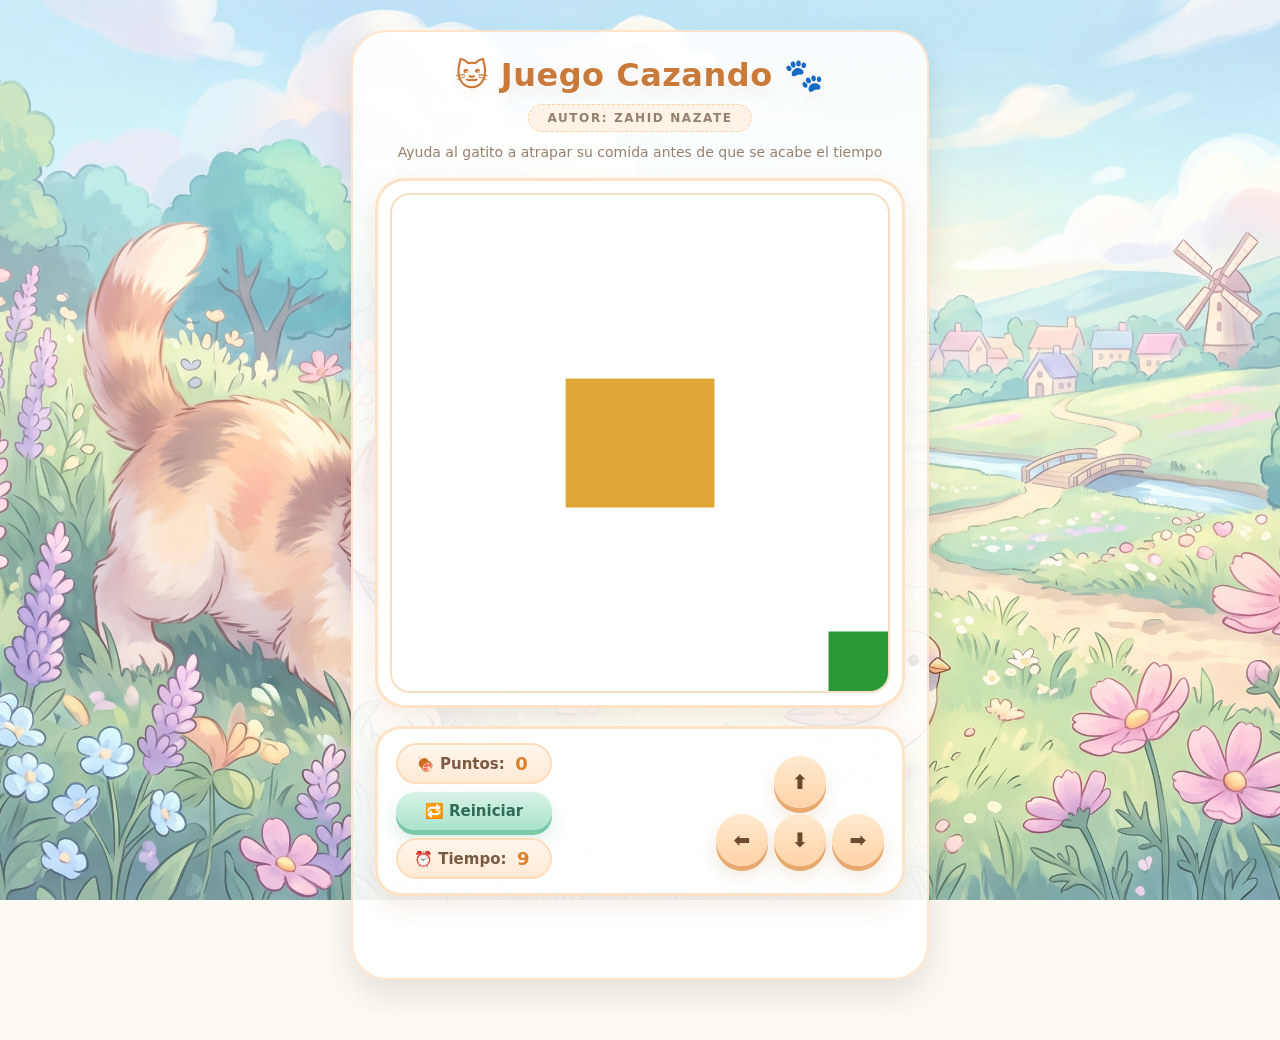
<file: index.html>
<!DOCTYPE html>
<html lang="es">

<head>
  <meta charset="UTF-8" />
  <meta name="viewport" content="width=device-width, initial-scale=1.0" />
  <title>Juego Cazando</title>
  <link rel="stylesheet" href="cazando.css" />
</head>

<body onload="iniciarJuego()">

  <main class="contenedor">

    <header class="encabezado">
      <h1>🐱 Juego Cazando 🐾</h1>
      <p class="autor">Autor: ZAHID NAZATE</p>
      <p class="subtitulo">Ayuda al gatito a atrapar su comida antes de que se acabe el tiempo</p>
    </header>

    <section class="zona-juego">
      <canvas id="areaJuego" width="500" height="500"></canvas>
    </section>

    <!-- Barra única: panel (columna vertical) a la izquierda, controles a la derecha -->
    <div class="barra-controles">

      <div class="panel">
        <span class="marcador">🍖 Puntos: <span id="puntos">0</span></span>
        <button class="boton-reiniciar" onclick="reiniciar()">🔁 Reiniciar</button>
        <span class="marcador">⏰ Tiempo: <span id="tiempo">10</span></span>
      </div>

      <div class="controles">
        <button class="boton-flecha" onclick="moverArriba()">⬆</button>
        <br>
        <button class="boton-flecha" onclick="moverIzquierda()">⬅</button>
        <button class="boton-flecha" onclick="moverAbajo()">⬇</button>
        <button class="boton-flecha" onclick="moverDerecha()">➡</button>
      </div>

    </div>

    <p id="mensaje"></p>

  </main>

  <script src="cazando.js"></script>
  <script src="utilitarios.js"></script>
</body>

</html>
</file>
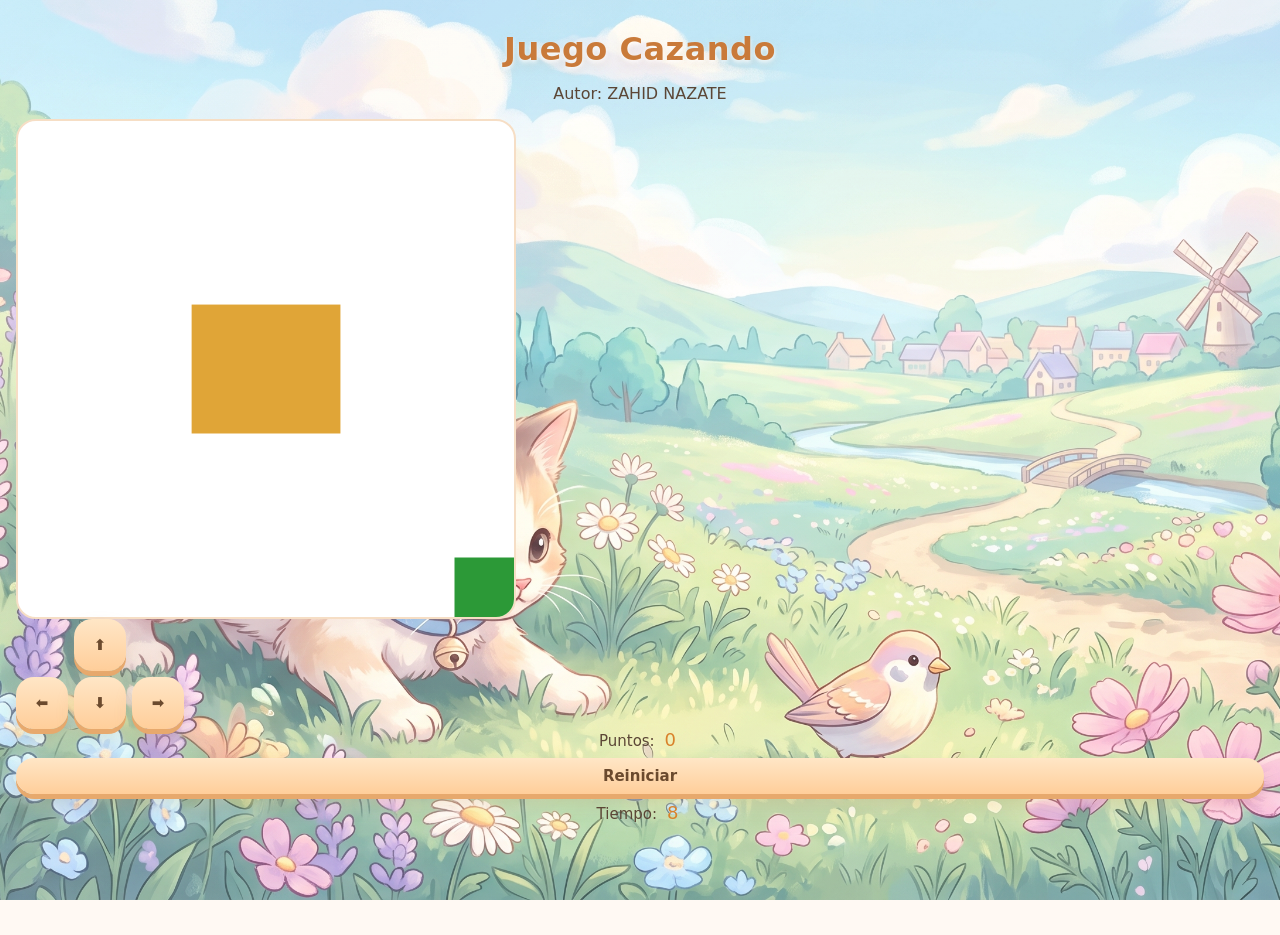
<file: cazando.html>
<!DOCTYPE html>
<html>

<head>
  <title>Juego Cazando</title>
  <link rel="stylesheet" href="cazando.css" />
</head>

<body onload = "iniciarJuego()">

  <h1>Juego Cazando</h1>
  <p>Autor: ZAHID NAZATE</p>
  <canvas id="areaJuego" width="500" height="500"></canvas>


  <div class="controles">
    <button onclick="moverArriba()">⬆</button>
    <br>
    <button onclick="moverIzquierda()">⬅</button>
    <button onclick="moverAbajo()">⬇</button>
    <button onclick="moverDerecha()">➡</button>
  </div>


  <div class="panel">
    <span>Puntos: <span id="puntos">0</span></span>
    <button onclick="reiniciar()">Reiniciar</button>
    <span>Tiempo: <span id="tiempo">10</span></span>
  </div>

  <p id="mensaje"></p>

  <script src="cazando.js"></script>
  <script src="utilitarios.js"></script>
</body>

</html>
</file>
<file: cazando.css>
/* =========================================================
   Juego Cazando — Identidad visual "mascotas"
   Fondo: fondo.jpg (estilo pastel, prado y gatito)
   Paleta: tonos suaves, cálidos y naturales
   ========================================================= */

:root {
  --fondo: #FFF9F3;
  --fondo-2: #FFEFE0;
  --blanco: #FFFFFF;
  --crema-borde: #FFE3C7;
  --melocoton: #FFD3A8;
  --naranja: #F2A35E;
  --naranja-osc: #D9822B;
  --menta: #C9EEDD;
  --menta-osc: #63BE9B;
  --texto: #5B4636;
  --texto-suave: #94806F;
  --coral: #E4694F;
  --sombra-suave: 0 10px 24px rgba(196, 152, 110, .18);
  --sombra-boton: 0 10px 18px rgba(200, 150, 100, .22);
}

* {
  box-sizing: border-box;
}

body {
  margin: 0;
  padding: 30px 16px 60px;
  min-height: 100vh;
  text-align: center;
  font-family: "Trebuchet MS", "Segoe UI", system-ui, -apple-system, sans-serif;
  color: var(--texto);
  
  /* Fondo con la imagen fondo.jpg */
  background-color: var(--fondo); /* Color de respaldo */
  background-image: url('fondo.jpg');
  background-size: cover;
  background-position: center;
  background-attachment: fixed;
  background-repeat: no-repeat;
  position: relative;
}

/* Capa de superposición MUY sutil: solo un ligero tinte para legibilidad,
   sin desenfoque para que la imagen se vea NÍTIDA. */
body::before {
  content: "";
  position: fixed;
  top: 0;
  left: 0;
  width: 100%;
  height: 100%;
  background: linear-gradient(
    135deg, 
    rgba(255, 249, 243, 0.15) 0%, 
    rgba(255, 239, 224, 0.10) 100%
  );
  /* Sin backdrop-filter: el fondo se ve completamente nítido */
  z-index: -1;
}

/* ---------- Tarjeta contenedora ---------- */
.contenedor {
  width: 100%;
  max-width: 578px;
  margin: 0 auto;
  padding: 24px 22px 30px;
  
  /* Fondo semitransparente sin desenfoque */
  background: rgba(255, 255, 255, 0.88);
  /* backdrop-filter eliminado para no difuminar la imagen de fondo */
  border: 2px solid rgba(255, 227, 199, 0.9);
  border-radius: 36px;
  box-shadow: 0 15px 35px rgba(0, 0, 0, 0.1);
}

/* ---------- Encabezado ---------- */
.encabezado {
  margin-bottom: 4px;
}

h1 {
  margin: 0 0 10px;
  font-size: clamp(24px, 5vw, 32px);
  letter-spacing: .5px;
  color: #C97A3A;
  text-shadow: 0 2px 4px rgba(255, 255, 255, 0.9), 0 5px 12px rgba(201, 122, 58, .15);
}

.autor {
  display: inline-block;
  margin: 0;
  padding: 6px 18px;
  font-size: 12px;
  font-weight: bold;
  letter-spacing: 1.6px;
  text-transform: uppercase;
  color: var(--texto-suave);
  background: rgba(255, 243, 230, 0.95);
  border: 1.5px dashed var(--melocoton);
  border-radius: 999px;
}

.subtitulo {
  margin: 12px 0 0;
  font-size: 14px;
  color: var(--texto-suave);
  text-shadow: 0 1px 2px rgba(255, 255, 255, 0.8);
}

/* ---------- Zona de juego ---------- */
.zona-juego {
  width: fit-content;
  max-width: 100%;
  margin: 18px auto 0;
  padding: 12px;
  line-height: 0;
  background: rgba(255, 255, 255, 0.98);
  border: 3px solid var(--crema-borde);
  border-radius: 30px;
  box-shadow: var(--sombra-suave);
}

canvas {
  display: block;
  width: 500px;
  max-width: 100%;
  height: auto;
  background: #FFFFFF; /* Fondo blanco puro para el área de juego */
  border: 2px solid #F6DEC5;
  border-radius: 20px;
}

/* ---------- Barra única de controles ---------- */
.barra-controles {
  display: flex;
  align-items: center;
  justify-content: space-between;
  gap: 18px;
  width: 100%;
  margin: 18px auto 0;
  padding: 14px 18px;
  
  background: rgba(255, 255, 255, 0.92);
  border: 3px solid var(--crema-borde);
  border-radius: 26px;
  box-shadow: var(--sombra-suave);
}

/* Panel (izquierda): puntos, reiniciar y tiempo en COLUMNA VERTICAL */
.panel {
  display: flex;
  flex-direction: column;
  align-items: stretch;
  justify-content: center;
  gap: 8px;
  flex: 0 1 auto;
  margin: 0;
  padding: 0;
  font-size: 15px;
}

.marcador {
  display: inline-flex;
  align-items: center;
  justify-content: center;
  gap: 6px;
  padding: 8px 16px;
  font-weight: bold;
  color: #7A5B41;
  background: linear-gradient(180deg, rgba(255,246,236,0.98), rgba(255,233,212,0.98));
  border: 2px solid #FFDCBC;
  border-radius: 999px;
  white-space: nowrap;
}

#puntos,
#tiempo {
  display: inline-block;
  min-width: 1.2em;
  font-size: 18px;
  color: var(--naranja-osc);
}

/* ---------- Botones ---------- */
button {
  margin: 0;
  padding: 9px 16px;
  font-family: inherit;
  font-size: 15px;
  font-weight: bold;
  color: #6B4A2E;
  cursor: pointer;
  border: none;
  border-radius: 18px;
  background: linear-gradient(180deg, #FFE6C6, #FFCE9A);
  box-shadow: 0 5px 0 #E7A96D, var(--sombra-boton);
  transition: transform .12s ease, box-shadow .12s ease, filter .12s ease;
}

button:hover {
  filter: brightness(1.04);
  transform: translateY(-2px);
}

button:active {
  transform: translateY(3px);
  box-shadow: 0 2px 0 #E7A96D, 0 4px 8px rgba(200, 150, 100, .2);
}

button:focus-visible {
  outline: 3px dashed var(--menta-osc);
  outline-offset: 3px;
}

/* Botón reiniciar (menta) */
.boton-reiniciar {
  padding: 10px 18px;
  color: #2F6B56;
  border-radius: 999px;
  background: linear-gradient(180deg, #D8F3E7, #A9E3CB);
  box-shadow: 0 5px 0 #7CC9A9, 0 10px 18px rgba(110, 190, 160, .28);
}

.boton-reiniciar:active {
  box-shadow: 0 2px 0 #7CC9A9, 0 4px 8px rgba(110, 190, 160, .25);
}

/* ---------- Pad de movimiento (derecha) en forma de cruz ---------- */
.controles {
  flex: 0 0 auto;
  display: grid;
  grid-template-columns: repeat(3, 52px);
  grid-auto-rows: 52px;
  gap: 6px;
  margin: 0;
}

.controles br {
  display: none;
}

.controles button:nth-of-type(1) { grid-column: 2; grid-row: 1; }
.controles button:nth-of-type(2) { grid-column: 1; grid-row: 2; }
.controles button:nth-of-type(3) { grid-column: 2; grid-row: 2; }
.controles button:nth-of-type(4) { grid-column: 3; grid-row: 2; }

.boton-flecha {
  width: 52px;
  height: 52px;
  padding: 0;
  font-size: 20px;
  line-height: 1;
  border-radius: 50%;
  background: linear-gradient(180deg, #FFEACF, #FFD3A8);
}

/* ---------- Mensaje del juego ---------- */
#mensaje {
  min-height: 34px;
  margin: 18px 0 0;
  font-size: 20px;
  font-weight: bold;
  letter-spacing: .5px;
  color: var(--coral);
  text-shadow: 0 1px 3px rgba(255, 255, 255, 0.9);
}

#mensaje:not(:empty) {
  display: inline-block;
  padding: 10px 26px;
  background: rgba(255, 241, 232, 0.98);
  border: 2px dashed #FFC49B;
  border-radius: 999px;
  box-shadow: 0 6px 16px rgba(230, 150, 110, .18);
  animation: aparecer .35s ease-out;
}

@keyframes aparecer {
  from { opacity: 0; transform: scale(.9); }
  to   { opacity: 1; transform: scale(1); }
}

/* ---------- Adaptación a pantallas medianas ---------- */
@media (max-width: 600px) {
  .barra-controles {
    flex-direction: column;
    align-items: center;
    gap: 16px;
    padding: 16px;
  }

  .panel {
    width: 100%;
    max-width: 240px;
  }
}

/* ---------- Adaptación a móviles ---------- */
@media (max-width: 520px) {
  body {
    padding: 16px 10px 40px;
  }

  .contenedor {
    padding: 20px 14px 26px;
    border-radius: 28px;
  }

  .marcador {
    padding: 7px 14px;
    font-size: 14px;
  }

  #puntos,
  #tiempo {
    font-size: 17px;
  }

  .boton-reiniciar {
    font-size: 14px;
    padding: 9px 16px;
  }

  .controles {
    grid-template-columns: repeat(3, 50px);
    grid-auto-rows: 50px;
    gap: 6px;
  }

  .boton-flecha {
    width: 50px;
    height: 50px;
    font-size: 19px;
  }

  #mensaje {
    font-size: 18px;
  }
}

/* ---------- Accesibilidad: menos movimiento ---------- */
@media (prefers-reduced-motion: reduce) {
  * {
    animation: none !important;
    transition: none !important;
  }
}
</file>
